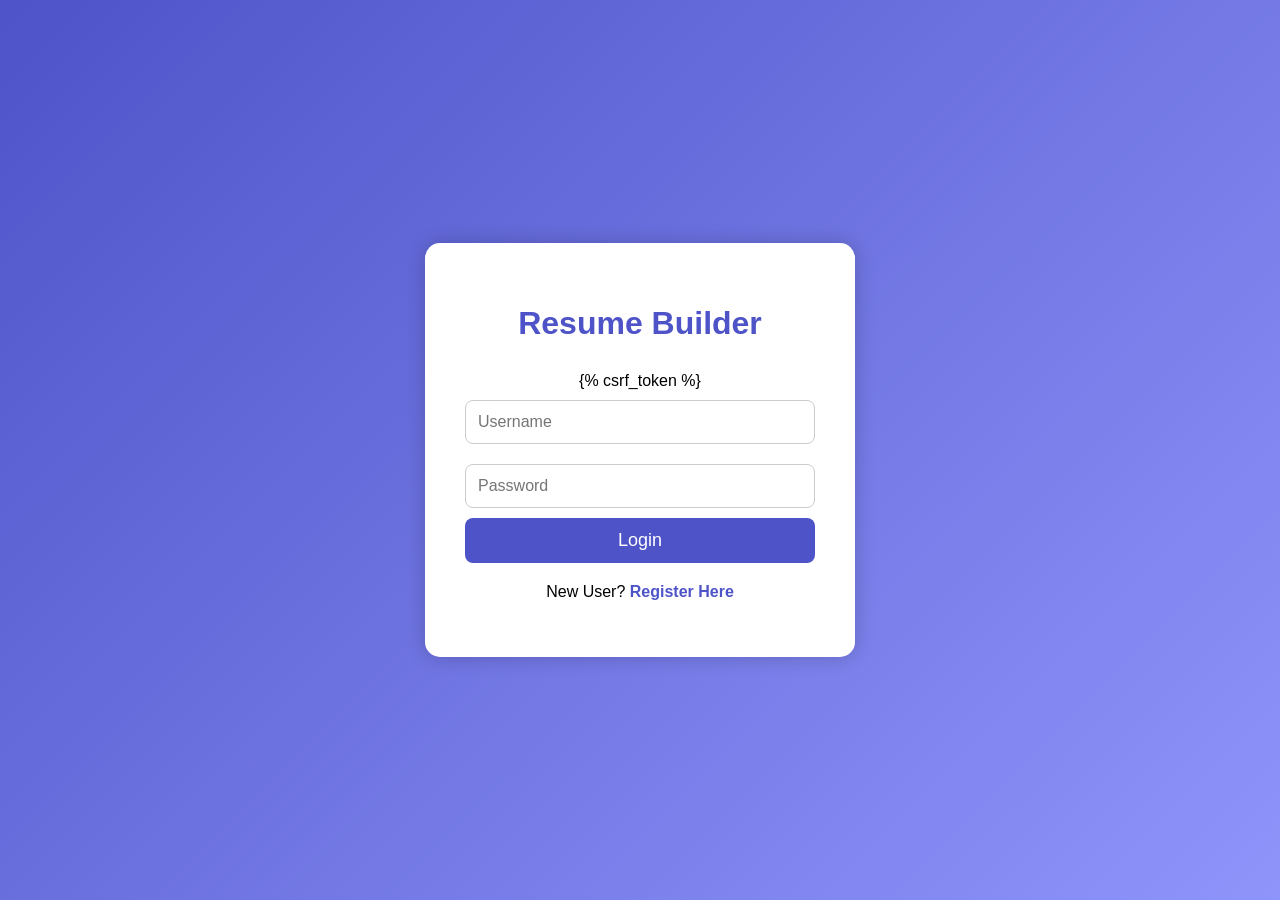
<file: Resume Builder/resumeapp/login.html>
<!DOCTYPE html>
<html>
<head>
    <title>Login - Resume Builder</title>

    <style>

        body{
            margin:0;
            padding:0;
            font-family:Arial, sans-serif;
            background:linear-gradient(135deg,#4e54c8,#8f94fb);
            height:100vh;
            display:flex;
            justify-content:center;
            align-items:center;
        }

        .login-box{
            background:white;
            width:350px;
            padding:40px;
            border-radius:15px;
            box-shadow:0 0 20px rgba(0,0,0,0.2);
            text-align:center;
        }

        h1{
            color:#4e54c8;
            margin-bottom:30px;
        }

        input{
            width:100%;
            padding:12px;
            margin:10px 0;
            border:1px solid #ccc;
            border-radius:8px;
            font-size:16px;
            box-sizing:border-box;
        }

        button{
            width:100%;
            padding:12px;
            background:#4e54c8;
            color:white;
            border:none;
            border-radius:8px;
            font-size:18px;
            cursor:pointer;
        }

        button:hover{
            background:#3439a5;
        }

        a{
            color:#4e54c8;
            text-decoration:none;
            font-weight:bold;
        }

        p{
            margin-top:20px;
        }

    </style>

</head>

<body>

<div class="login-box">

    <h1>Resume Builder</h1>

    <form method="POST">

        {% csrf_token %}

        <input type="text"
               name="username"
               placeholder="Username"
               required>

        <input type="password"
               name="password"
               placeholder="Password"
               required>

        <button type="submit">
            Login
        </button>

    </form>

    <p>
        New User?
        <a href="/register/">
            Register Here
        </a>
    </p>

</div>

</body>
</html>
</file>
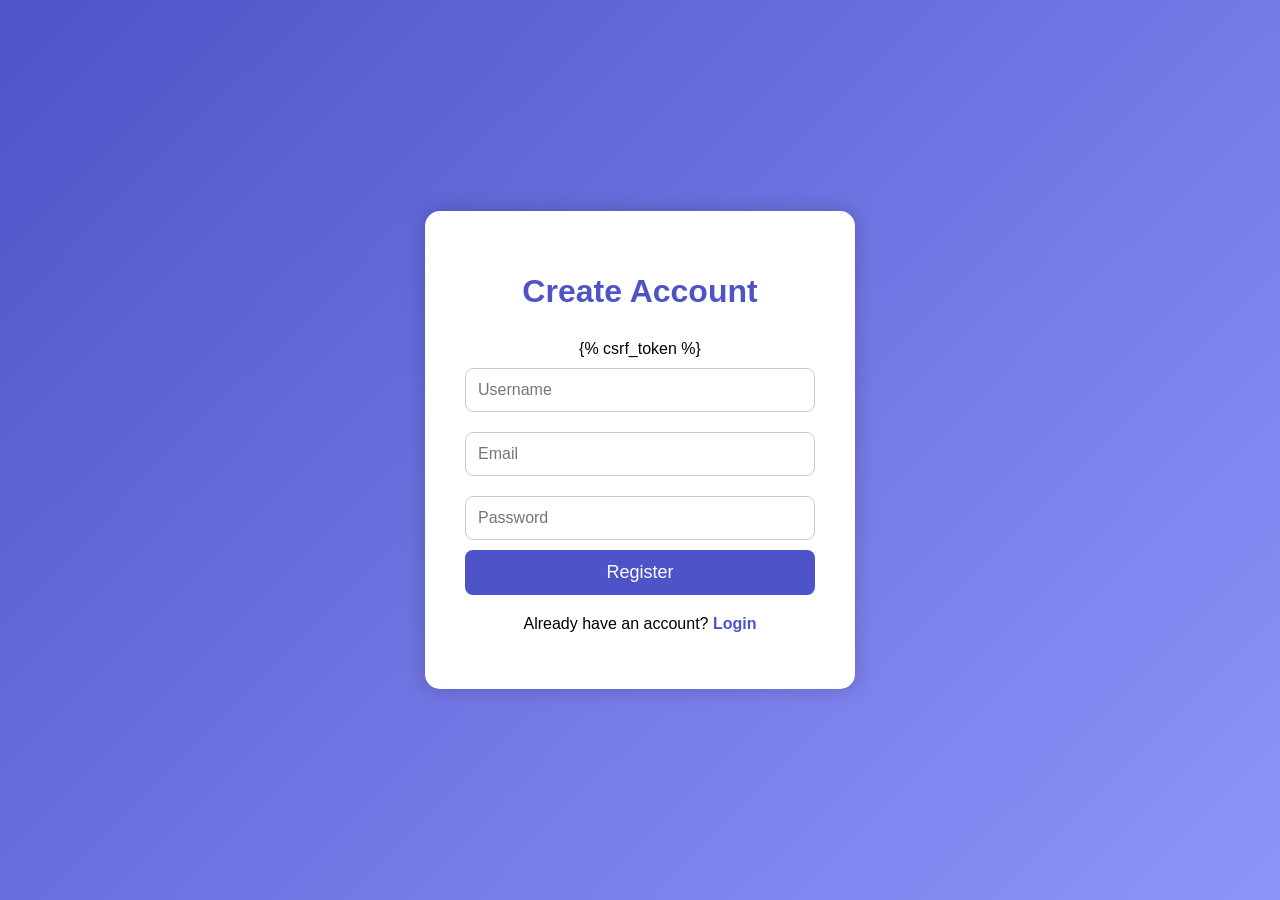
<file: Resume Builder/resumeapp/register.html>
<!DOCTYPE html>
<html>
<head>
    <title>Register - Resume Builder</title>

    <style>

        body{
            margin:0;
            padding:0;
            font-family:Arial, sans-serif;
            background:linear-gradient(135deg,#4e54c8,#8f94fb);
            height:100vh;
            display:flex;
            justify-content:center;
            align-items:center;
        }

        .register-box{
            background:white;
            width:350px;
            padding:40px;
            border-radius:15px;
            box-shadow:0 0 20px rgba(0,0,0,0.2);
            text-align:center;
        }

        h1{
            color:#4e54c8;
            margin-bottom:30px;
        }

        input{
            width:100%;
            padding:12px;
            margin:10px 0;
            border:1px solid #ccc;
            border-radius:8px;
            font-size:16px;
            box-sizing:border-box;
        }

        button{
            width:100%;
            padding:12px;
            background:#4e54c8;
            color:white;
            border:none;
            border-radius:8px;
            font-size:18px;
            cursor:pointer;
        }

        button:hover{
            background:#3439a5;
        }

        a{
            color:#4e54c8;
            text-decoration:none;
            font-weight:bold;
        }

        p{
            margin-top:20px;
        }

    </style>

</head>

<body>

<div class="register-box">

    <h1>Create Account</h1>

    <form method="POST">

        {% csrf_token %}

        <input type="text"
               name="username"
               placeholder="Username"
               required>

        <input type="email"
               name="email"
               placeholder="Email"
               required>

        <input type="password"
               name="password"
               placeholder="Password"
               required>

        <button type="submit">
            Register
        </button>

    </form>

    <p>
        Already have an account?
        <a href="/login/">
            Login
        </a>
    </p>

</div>

</body>
</html>
</file>
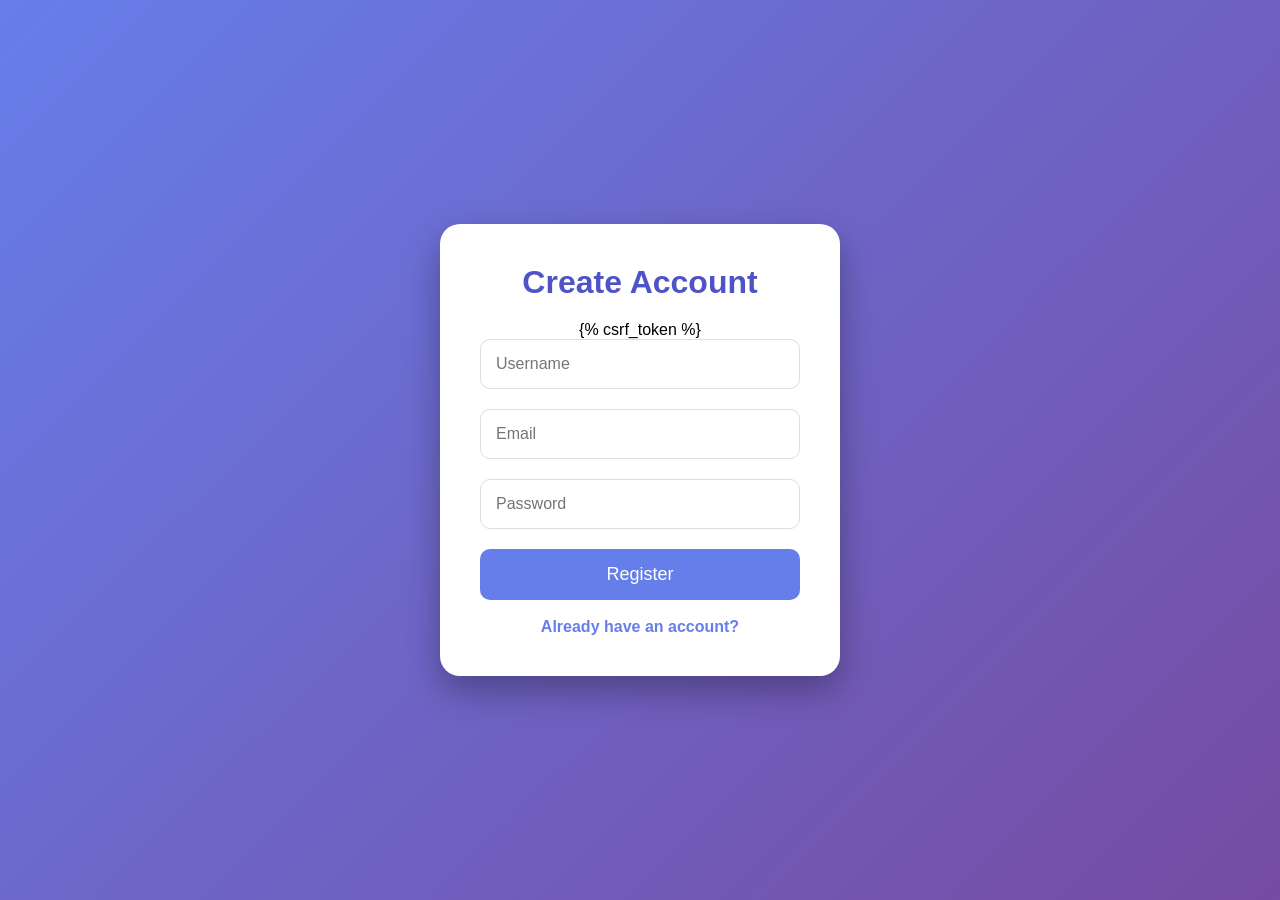
<file: Resume Builder/accounts/templates/register.html>
<!DOCTYPE html>
<html>
<head>
    <title>Create Account</title>

    <style>

        *{
            margin:0;
            padding:0;
            box-sizing:border-box;
            font-family:'Segoe UI',sans-serif;
        }

        body{
            height:100vh;
            display:flex;
            justify-content:center;
            align-items:center;
            background:linear-gradient(
                135deg,
                #667eea,
                #764ba2
            );
        }

        .register-container{
            width:400px;
            background:white;
            padding:40px;
            border-radius:20px;
            box-shadow:0 15px 35px rgba(0,0,0,0.3);
            text-align:center;
        }

        h1{
            color:#4e54c8;
            margin-bottom:20px;
        }

        input{
            width:100%;
            padding:15px;
            margin-bottom:20px;
            border:1px solid #ddd;
            border-radius:10px;
            font-size:16px;
        }

        button{
            width:100%;
            padding:15px;
            border:none;
            border-radius:10px;
            background:#667eea;
            color:white;
            font-size:18px;
            cursor:pointer;
        }

        button:hover{
            background:#4e54c8;
        }

        a{
            color:#667eea;
            text-decoration:none;
            font-weight:bold;
        }

    </style>

</head>

<body>

<div class="register-container">

    <h1>Create Account</h1>

    <form method="POST">

        {% csrf_token %}

        <input
            type="text"
            name="username"
            placeholder="Username"
            required>

        <input
            type="email"
            name="email"
            placeholder="Email"
            required>

        <input
            type="password"
            name="password"
            placeholder="Password"
            required>

        <button type="submit">
            Register
        </button>

    </form>

    <br>

    <a href="/login/">
        Already have an account?
    </a>

</div>

</body>
</html>
</file>
